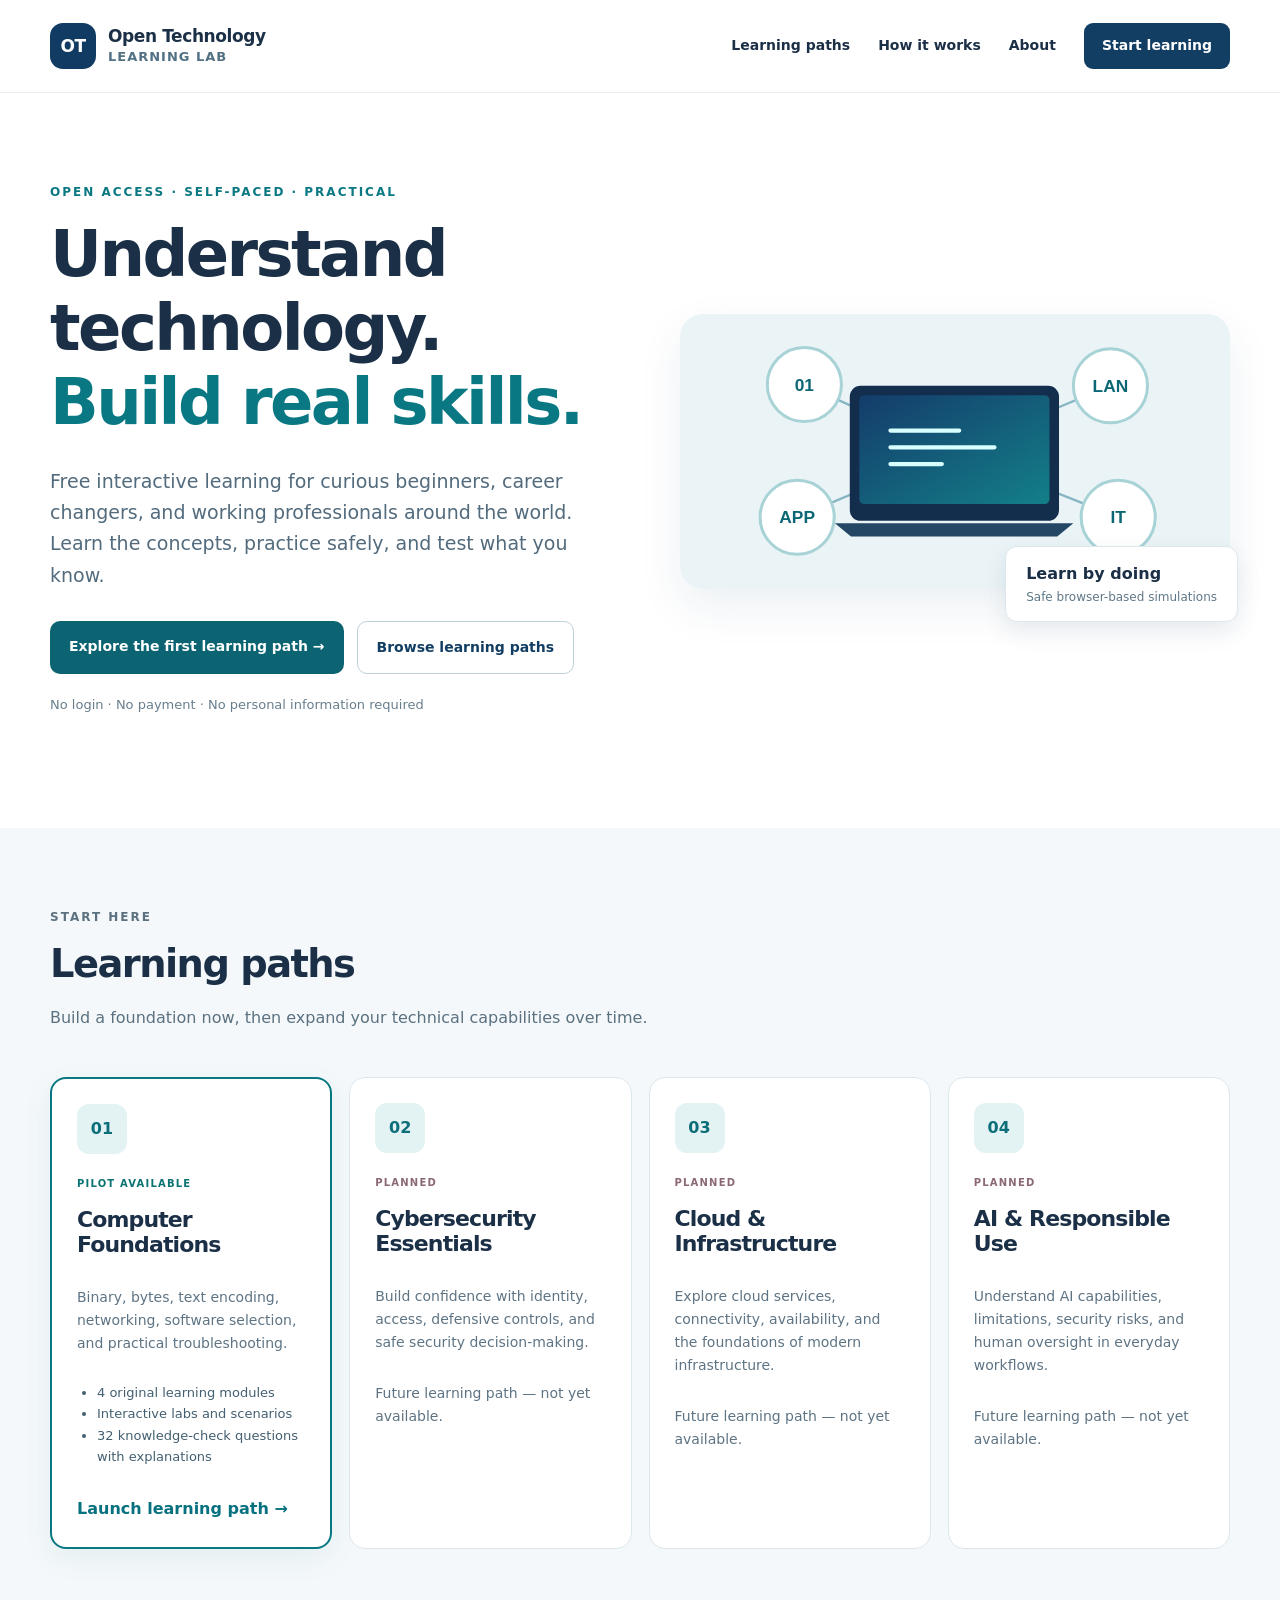
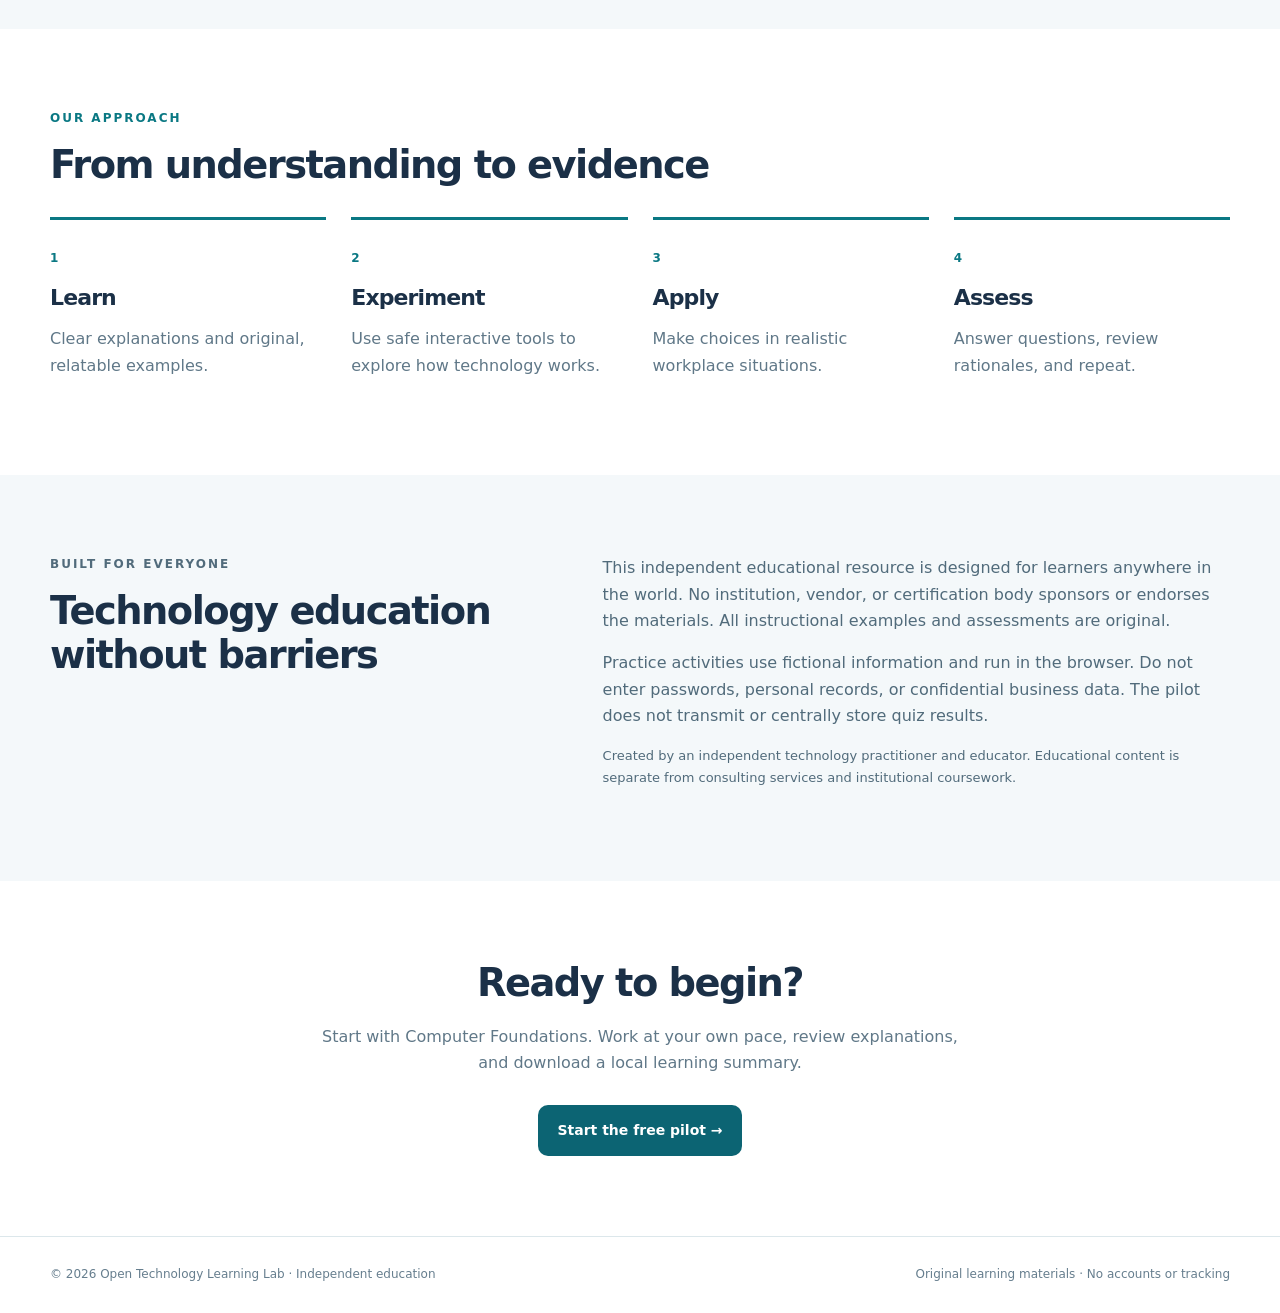
<file: index.html>
<!doctype html><html lang="en"><head><meta charset="utf-8"><meta name="viewport" content="width=device-width, initial-scale=1"><meta name="description" content="Open Technology Learning Lab: free, independent, interactive technology education for learners worldwide."><title>Open Technology Learning Lab | Learn • Practice • Apply</title><link rel="stylesheet" href="assets/site.css"></head><body><a class="skip" href="#main">Skip to content</a><header class="top"><div class="container nav"><a class="brand" href="index.html"><span class="logo" aria-hidden="true">OT</span><span>Open Technology<br><small>Learning Lab</small></span></a><nav aria-label="Primary navigation"><a href="#paths">Learning paths</a><a href="#approach">How it works</a><a href="#about">About</a><a class="nav-cta" href="learning-paths/computer-foundations/index.html">Start learning</a></nav></div></header><main id="main"><section class="hero container"><div class="hero-copy"><p class="eyebrow">OPEN ACCESS · SELF-PACED · PRACTICAL</p><h1>Understand technology.<br><em>Build real skills.</em></h1><p class="lead">Free interactive learning for curious beginners, career changers, and working professionals around the world. Learn the concepts, practice safely, and test what you know.</p><div class="actions"><a class="btn primary" href="learning-paths/computer-foundations/index.html">Explore the first learning path <span aria-hidden="true">→</span></a><a class="btn ghost" href="#paths">Browse learning paths</a></div><p class="micro">No login · No payment · No personal information required</p></div><div class="hero-art"><img src="assets/illustrations.svg" alt="Illustrated computer connected to binary, networking, software, and troubleshooting concepts" width="920" height="460"><div class="art-note"><strong>Learn by doing</strong><span>Safe browser-based simulations</span></div></div></section><section id="paths" class="section alt"><div class="container"><div class="section-heading"><div><p class="eyebrow">START HERE</p><h2>Learning paths</h2><p>Build a foundation now, then expand your technical capabilities over time.</p></div></div><div class="cards"><article class="card featured"><div class="card-icon" aria-hidden="true">01</div><div class="status available">PILOT AVAILABLE</div><h3>Computer Foundations</h3><p>Binary, bytes, text encoding, networking, software selection, and practical troubleshooting.</p><ul><li>4 original learning modules</li><li>Interactive labs and scenarios</li><li>32 knowledge-check questions with explanations</li></ul><a class="card-link" href="learning-paths/computer-foundations/index.html">Launch learning path →</a></article><article class="card"><div class="card-icon" aria-hidden="true">02</div><div class="status planned">PLANNED</div><h3>Cybersecurity Essentials</h3><p>Build confidence with identity, access, defensive controls, and safe security decision-making.</p><p class="muted">Future learning path — not yet available.</p></article><article class="card"><div class="card-icon" aria-hidden="true">03</div><div class="status planned">PLANNED</div><h3>Cloud & Infrastructure</h3><p>Explore cloud services, connectivity, availability, and the foundations of modern infrastructure.</p><p class="muted">Future learning path — not yet available.</p></article><article class="card"><div class="card-icon" aria-hidden="true">04</div><div class="status planned">PLANNED</div><h3>AI & Responsible Use</h3><p>Understand AI capabilities, limitations, security risks, and human oversight in everyday workflows.</p><p class="muted">Future learning path — not yet available.</p></article></div></div></section><section id="approach" class="section"><div class="container"><p class="eyebrow">OUR APPROACH</p><h2>From understanding to evidence</h2><div class="steps"><div><span>1</span><h3>Learn</h3><p>Clear explanations and original, relatable examples.</p></div><div><span>2</span><h3>Experiment</h3><p>Use safe interactive tools to explore how technology works.</p></div><div><span>3</span><h3>Apply</h3><p>Make choices in realistic workplace situations.</p></div><div><span>4</span><h3>Assess</h3><p>Answer questions, review rationales, and repeat.</p></div></div></div></section><section class="section alt" id="about"><div class="container about"><div><p class="eyebrow">BUILT FOR EVERYONE</p><h2>Technology education without barriers</h2></div><div><p>This independent educational resource is designed for learners anywhere in the world. No institution, vendor, or certification body sponsors or endorses the materials. All instructional examples and assessments are original.</p><p>Practice activities use fictional information and run in the browser. Do not enter passwords, personal records, or confidential business data. The pilot does not transmit or centrally store quiz results.</p><p class="muted">Created by an independent technology practitioner and educator. Educational content is separate from consulting services and institutional coursework.</p></div></div></section><section class="section container final"><h2>Ready to begin?</h2><p>Start with Computer Foundations. Work at your own pace, review explanations, and download a local learning summary.</p><a class="btn primary" href="learning-paths/computer-foundations/index.html">Start the free pilot →</a></section></main><footer class="footer"><div class="container foot"><span>© 2026 Open Technology Learning Lab · Independent education</span><span>Original learning materials · No accounts or tracking</span></div></footer></body></html>
</file>
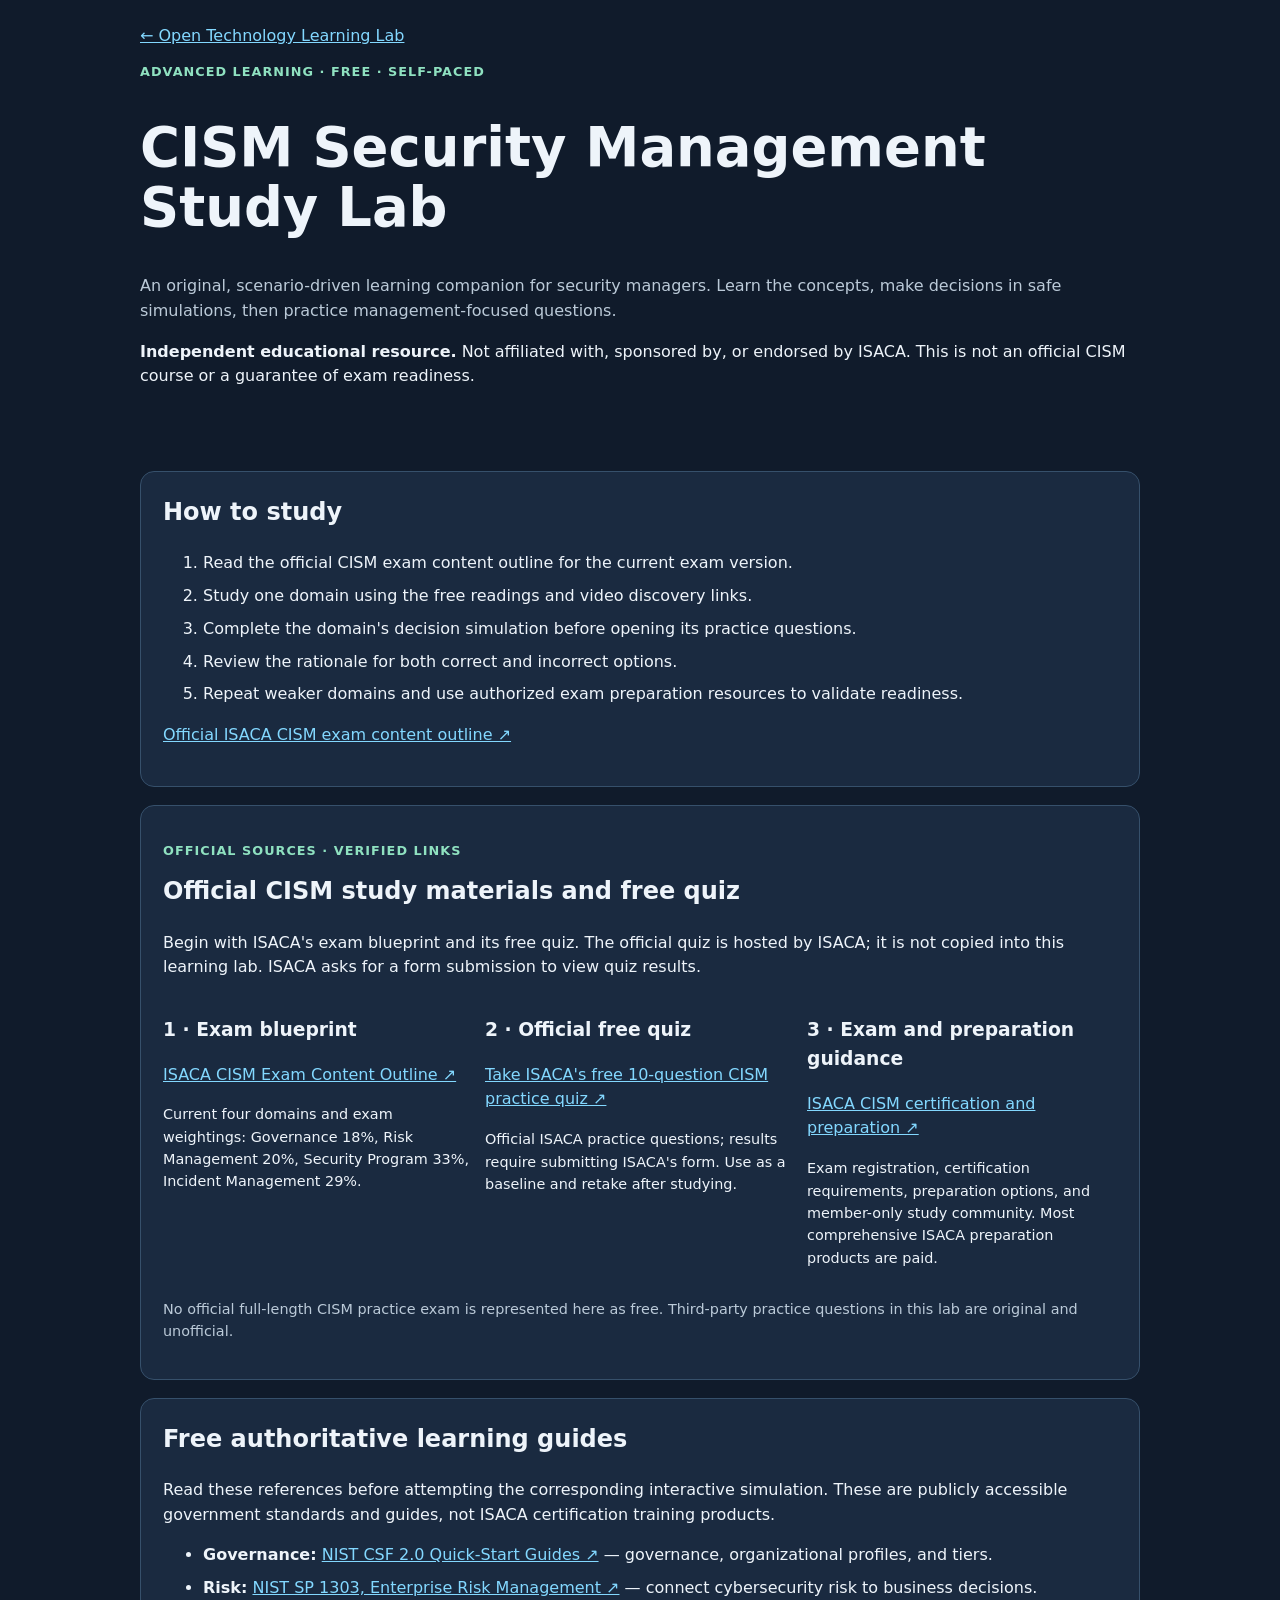
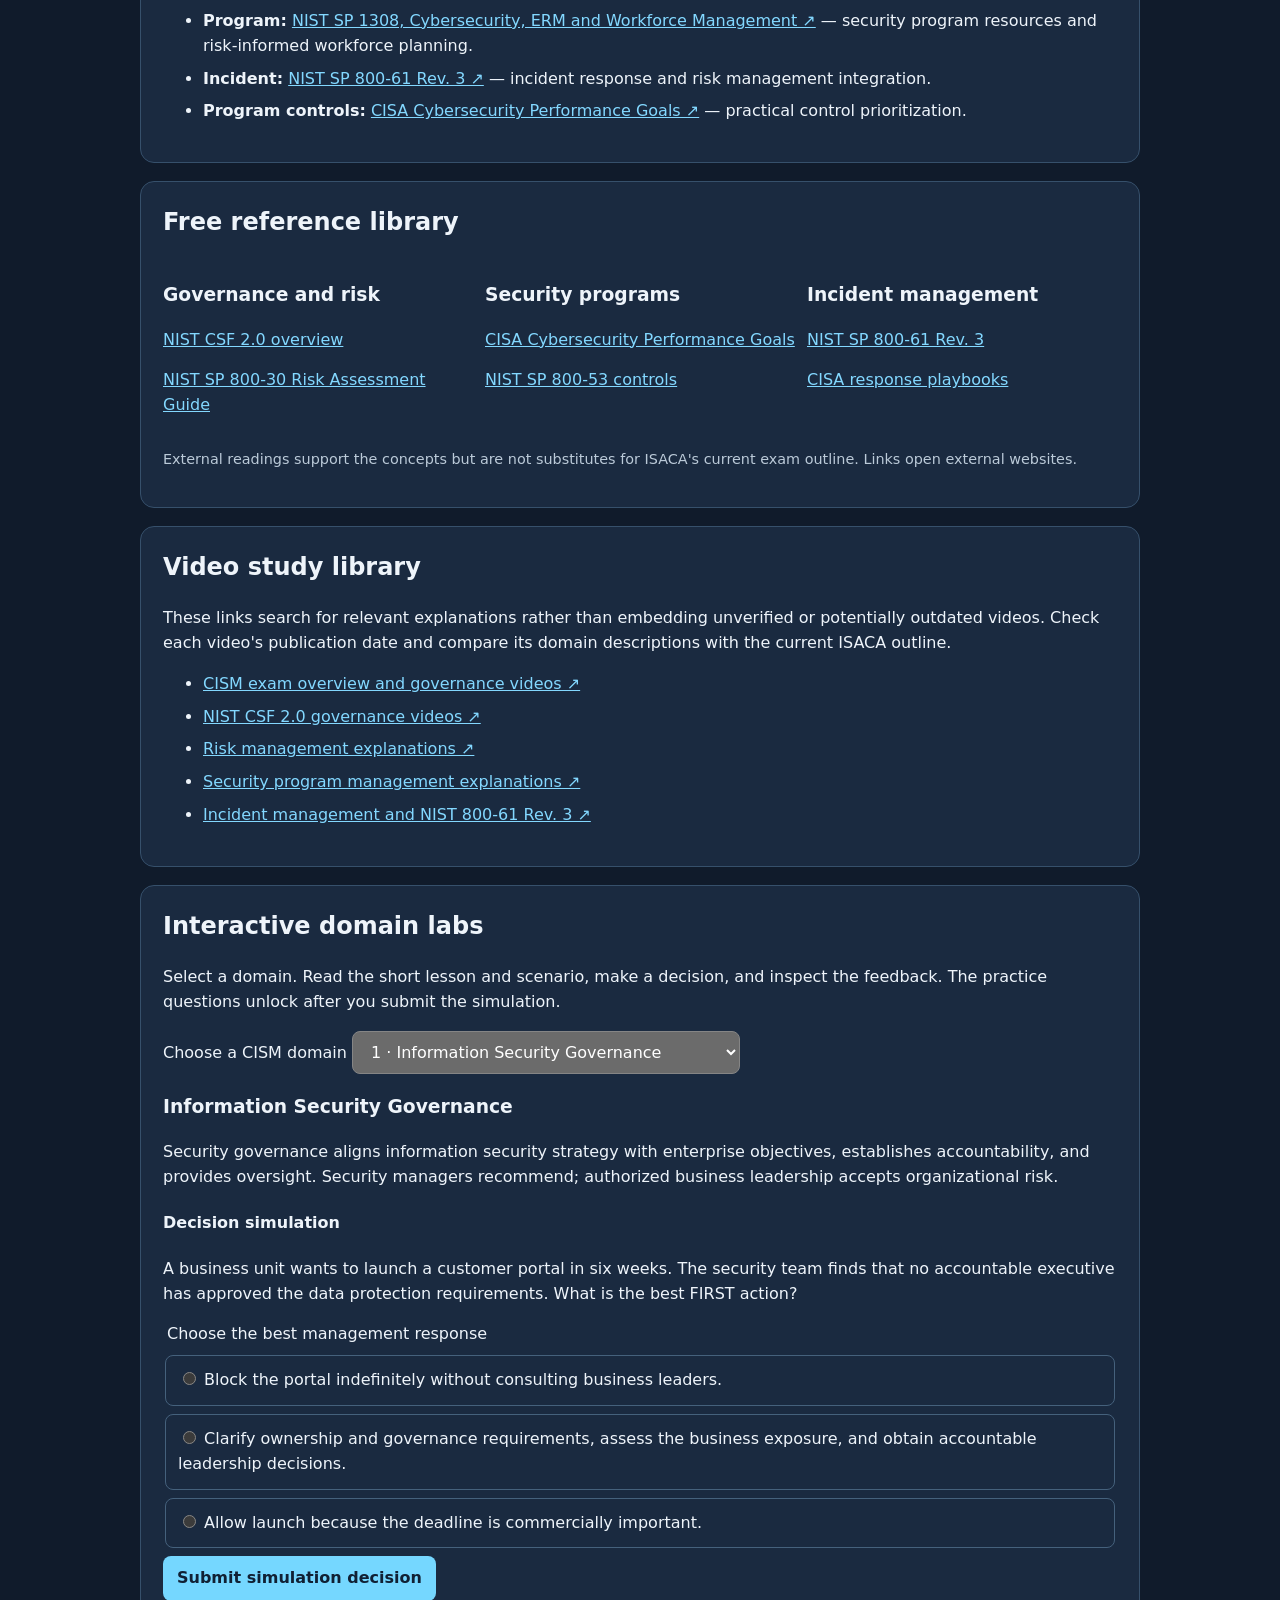
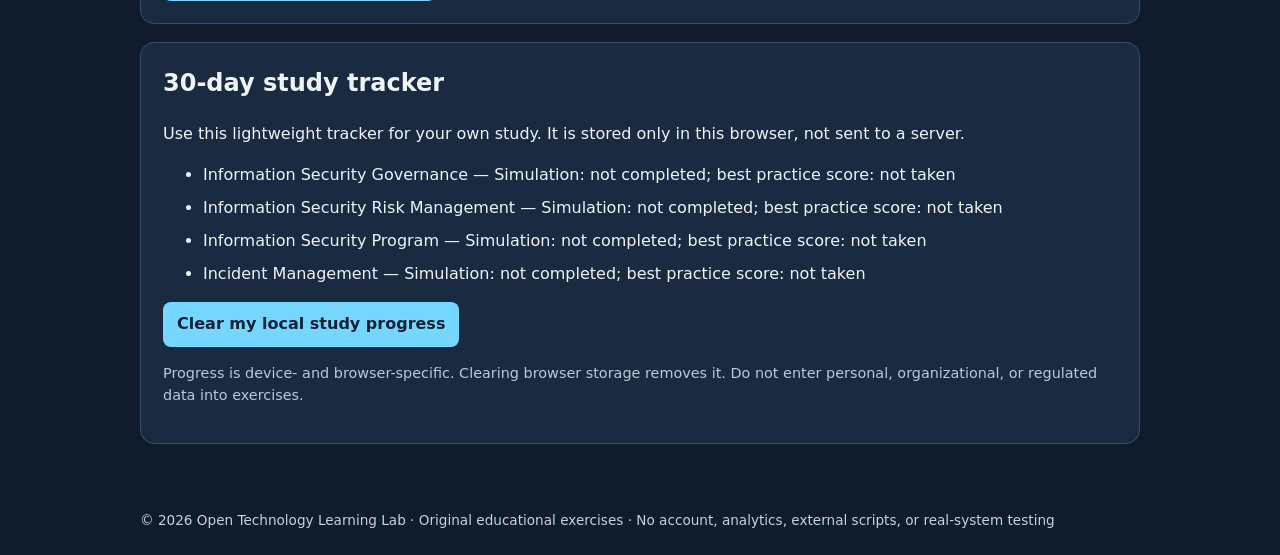
<file: learning-paths/cism-security-management/index.html>
<!doctype html><html lang="en"><head><meta charset="utf-8"><meta name="viewport" content="width=device-width,initial-scale=1"><title>CISM Security Management | Open Technology Learning Lab</title><style>:root{font-family:system-ui,Arial;color-scheme:dark;background:#101b2b;color:#eef4fa}body{margin:0;line-height:1.55}header,main,footer{max-width:1000px;margin:auto;padding:24px}a{color:#83d8ff}h1{font-size:clamp(2rem,5vw,3.4rem);line-height:1.1}h2{margin-top:0}.muted{color:#bbcad8}.card{background:#1a2a40;border:1px solid #36506b;border-radius:14px;padding:22px;margin:18px 0}.pill{color:#8fe1c0;font-weight:700;font-size:.8rem;letter-spacing:.08em}button,select{font:inherit;border-radius:8px;padding:10px 14px}button{background:#75d7ff;border:0;color:#102034;font-weight:700;cursor:pointer}button:focus,a:focus,input:focus{outline:3px solid #ffce6c}fieldset{border:0;padding:0}label.option{display:block;padding:12px;margin:8px 0;border:1px solid #45617c;border-radius:8px;cursor:pointer}label.option:has(input:checked){border-color:#8fe1c0;background:#254457}.feedback{border-left:4px solid #8fe1c0;padding:12px;background:#20384a;margin-top:12px}.grid{display:grid;grid-template-columns:repeat(auto-fit,minmax(220px,1fr));gap:12px}.small{font-size:.9rem}li{margin:8px 0}footer{font-size:.85rem;color:#c5d2df}</style></head><body><header><a href="../../index.html">← Open Technology Learning Lab</a><p class="pill">ADVANCED LEARNING · FREE · SELF-PACED</p><h1>CISM Security Management Study Lab</h1><p class="muted">An original, scenario-driven learning companion for security managers. Learn the concepts, make decisions in safe simulations, then practice management-focused questions.</p><p><strong>Independent educational resource.</strong> Not affiliated with, sponsored by, or endorsed by ISACA. This is not an official CISM course or a guarantee of exam readiness.</p></header><main><section class="card"><h2>How to study</h2><ol><li>Read the official CISM exam content outline for the current exam version.</li><li>Study one domain using the free readings and video discovery links.</li><li>Complete the domain's decision simulation before opening its practice questions.</li><li>Review the rationale for both correct and incorrect options.</li><li>Repeat weaker domains and use authorized exam preparation resources to validate readiness.</li></ol><p><a href="https://www.isaca.org/credentialing/cism/cism-exam-content-outline" target="_blank" rel="noopener noreferrer">Official ISACA CISM exam content outline ↗</a></p></section><section class="card" id="official-resources"><p class="pill">OFFICIAL SOURCES · VERIFIED LINKS</p><h2>Official CISM study materials and free quiz</h2><p>Begin with ISACA's exam blueprint and its free quiz. The official quiz is hosted by ISACA; it is not copied into this learning lab. ISACA asks for a form submission to view quiz results.</p><div class="grid"><div><h3>1 · Exam blueprint</h3><p><a href="https://www.isaca.org/credentialing/cism/cism-exam-content-outline" target="_blank" rel="noopener noreferrer">ISACA CISM Exam Content Outline ↗</a></p><p class="small">Current four domains and exam weightings: Governance 18%, Risk Management 20%, Security Program 33%, Incident Management 29%.</p></div><div><h3>2 · Official free quiz</h3><p><a href="https://www.isaca.org/credentialing/cism/cism-practice-quiz" target="_blank" rel="noopener noreferrer">Take ISACA's free 10-question CISM practice quiz ↗</a></p><p class="small">Official ISACA practice questions; results require submitting ISACA's form. Use as a baseline and retake after studying.</p></div><div><h3>3 · Exam and preparation guidance</h3><p><a href="https://www.isaca.org/credentialing/cism" target="_blank" rel="noopener noreferrer">ISACA CISM certification and preparation ↗</a></p><p class="small">Exam registration, certification requirements, preparation options, and member-only study community. Most comprehensive ISACA preparation products are paid.</p></div></div><p class="small muted">No official full-length CISM practice exam is represented here as free. Third-party practice questions in this lab are original and unofficial.</p></section><section class="card" id="free-guides"><h2>Free authoritative learning guides</h2><p>Read these references before attempting the corresponding interactive simulation. These are publicly accessible government standards and guides, not ISACA certification training products.</p><ul><li><strong>Governance:</strong> <a href="https://www.nist.gov/cyberframework/quick-start-guides" target="_blank" rel="noopener noreferrer">NIST CSF 2.0 Quick-Start Guides ↗</a> — governance, organizational profiles, and tiers.</li><li><strong>Risk:</strong> <a href="https://csrc.nist.gov/pubs/sp/1303/final" target="_blank" rel="noopener noreferrer">NIST SP 1303, Enterprise Risk Management ↗</a> — connect cybersecurity risk to business decisions.</li><li><strong>Program:</strong> <a href="https://csrc.nist.gov/pubs/sp/1308/final" target="_blank" rel="noopener noreferrer">NIST SP 1308, Cybersecurity, ERM and Workforce Management ↗</a> — security program resources and risk-informed workforce planning.</li><li><strong>Incident:</strong> <a href="https://csrc.nist.gov/pubs/sp/800/61/r3/final" target="_blank" rel="noopener noreferrer">NIST SP 800-61 Rev. 3 ↗</a> — incident response and risk management integration.</li><li><strong>Program controls:</strong> <a href="https://www.cisa.gov/resources-tools/resources/cybersecurity-performance-goals" target="_blank" rel="noopener noreferrer">CISA Cybersecurity Performance Goals ↗</a> — practical control prioritization.</li></ul></section><section class="card"><h2>Free reference library</h2><div class="grid"><div><h3>Governance and risk</h3><p><a href="https://www.nist.gov/cyberframework" target="_blank" rel="noopener noreferrer">NIST CSF 2.0 overview</a></p><p><a href="https://csrc.nist.gov/pubs/sp/800/30/r1/final" target="_blank" rel="noopener noreferrer">NIST SP 800-30 Risk Assessment Guide</a></p></div><div><h3>Security programs</h3><p><a href="https://www.cisa.gov/cross-sector-cybersecurity-performance-goals" target="_blank" rel="noopener noreferrer">CISA Cybersecurity Performance Goals</a></p><p><a href="https://csrc.nist.gov/pubs/sp/800/53/r5/upd1/final" target="_blank" rel="noopener noreferrer">NIST SP 800-53 controls</a></p></div><div><h3>Incident management</h3><p><a href="https://csrc.nist.gov/pubs/sp/800/61/r3/final" target="_blank" rel="noopener noreferrer">NIST SP 800-61 Rev. 3</a></p><p><a href="https://www.cisa.gov/resources-tools/resources/cybersecurity-incident-vulnerability-response-playbooks" target="_blank" rel="noopener noreferrer">CISA response playbooks</a></p></div></div><p class="small muted">External readings support the concepts but are not substitutes for ISACA's current exam outline. Links open external websites.</p></section><section class="card"><h2>Video study library</h2><p>These links search for relevant explanations rather than embedding unverified or potentially outdated videos. Check each video's publication date and compare its domain descriptions with the current ISACA outline.</p><ul><li><a target="_blank" rel="noopener noreferrer" href="https://www.youtube.com/results?search_query=ISACA+CISM+2026+exam+domains+governance">CISM exam overview and governance videos ↗</a></li><li><a target="_blank" rel="noopener noreferrer" href="https://www.youtube.com/results?search_query=NIST+CSF+2.0+govern+function+official">NIST CSF 2.0 governance videos ↗</a></li><li><a target="_blank" rel="noopener noreferrer" href="https://www.youtube.com/results?search_query=CISM+information+security+risk+management+training">Risk management explanations ↗</a></li><li><a target="_blank" rel="noopener noreferrer" href="https://www.youtube.com/results?search_query=CISM+information+security+program+management+training">Security program management explanations ↗</a></li><li><a target="_blank" rel="noopener noreferrer" href="https://www.youtube.com/results?search_query=NIST+800-61+revision+3+incident+response">Incident management and NIST 800-61 Rev. 3 ↗</a></li></ul></section><section class="card"><h2>Interactive domain labs</h2><p>Select a domain. Read the short lesson and scenario, make a decision, and inspect the feedback. The practice questions unlock after you submit the simulation.</p><label for="domain">Choose a CISM domain</label> <select id="domain"><option value="0">1 · Information Security Governance</option><option value="1">2 · Information Security Risk Management</option><option value="2">3 · Information Security Program</option><option value="3">4 · Incident Management</option></select><div id="lesson" aria-live="polite"></div><div id="lab"></div><div id="quiz"></div></section><section class="card"><h2>30-day study tracker</h2><p>Use this lightweight tracker for your own study. It is stored only in this browser, not sent to a server.</p><div id="tracker"></div><button id="reset">Clear my local study progress</button><p class="small muted">Progress is device- and browser-specific. Clearing browser storage removes it. Do not enter personal, organizational, or regulated data into exercises.</p></section></main><footer>© 2026 Open Technology Learning Lab · Original educational exercises · No account, analytics, external scripts, or real-system testing</footer><script>
const domains=[
{title:'Information Security Governance',concept:'Security governance aligns information security strategy with enterprise objectives, establishes accountability, and provides oversight. Security managers recommend; authorized business leadership accepts organizational risk.',scenario:'A business unit wants to launch a customer portal in six weeks. The security team finds that no accountable executive has approved the data protection requirements. What is the best FIRST action?',choices:['Block the portal indefinitely without consulting business leaders.','Clarify ownership and governance requirements, assess the business exposure, and obtain accountable leadership decisions.','Allow launch because the deadline is commercially important.'],correct:1,why:'Governance starts with accountability and alignment. A security manager should establish decision rights and evidence-based risk treatment before recommending launch.',questions:[['Who should ordinarily accept residual business risk?',['The security analyst who discovered it','The accountable business risk owner','The external penetration tester'],1,'Security advises and monitors; the authorized business owner accepts residual risk.'],['What is the strongest indicator of an effective security strategy?',['The number of security tools purchased','Alignment with business objectives and risk appetite','The length of the policy manual'],1,'Governance measures how security supports business outcomes within approved risk boundaries.'],['A policy exception is requested. What should be verified FIRST?',['Whether the requester is senior','Whether a documented approval and risk-acceptance process applies','Whether the exception can be kept informal'],1,'Consistent governance requires documented criteria, accountability, and approvals.']]},
{title:'Information Security Risk Management',concept:'Risk decisions consider business impact, likelihood, existing controls, risk appetite, and treatment alternatives. Risk registers are management tools, not merely vulnerability inventories.',scenario:'A legacy system has a critical vulnerability. Patching immediately could interrupt essential services. What should the security manager do FIRST?',choices:['Require an emergency patch without considering operational impact.','Evaluate exposure and business impact, identify temporary safeguards, and present treatment options to the risk owner.','Ignore the vulnerability until the next annual audit.'],correct:1,why:'Risk-based management weighs both security exposure and service impact, then assigns treatment decisions to accountable owners.',questions:[['A risk remains after mitigation. What is it called?',['Residual risk','Inherent risk','Threat intelligence'],0,'Residual risk remains after controls are considered.'],['Which input is most useful for prioritizing two risks?',['The loudest stakeholder complaint','Business impact, likelihood, and approved risk criteria','The number of emails about each risk'],1,'Risk prioritization must be tied to defined criteria and organizational impact.'],['What should happen when residual risk exceeds tolerance?',['Hide it in a technical appendix','Escalate it through the established governance process','Let the system administrator accept it'],1,'Excess risk requires appropriate escalation and authorized treatment decisions.']]},
{title:'Information Security Program',concept:'A security program converts strategy into a coordinated portfolio of controls, roles, funding, metrics, and continuous improvement. Effectiveness is judged by risk reduction and business outcomes.',scenario:'You have limited funds. One proposal buys a new dashboard; another fixes weak privileged access controls affecting critical systems. What is the best approach?',choices:['Choose the newest product because it is visible to executives.','Prioritize investments using documented risk reduction, dependencies, cost, and business impact.','Divide the budget evenly regardless of risk.'],correct:1,why:'Security programs should allocate resources based on measurable business risk reduction rather than novelty or equal distribution.',questions:[['Which metric best reflects control effectiveness?',['Number of controls installed','Reduction in unauthorized privileged access events and verified control coverage','Number of slide presentations'],1,'Outcome-based measures show whether controls work and reduce risk.'],['Why maintain a security program roadmap?',['To eliminate all risk immediately','To sequence investments, dependencies, ownership, and measurable outcomes','To avoid executive oversight'],1,'Roadmaps connect strategic goals with realistic implementation.'],['A third-party provider handles sensitive data. What is the manager’s priority?',['Assume the provider owns all risk','Define security requirements, due diligence, oversight, and accountability','Skip contract controls if the provider is popular'],1,'Outsourcing services does not remove the organization’s governance responsibilities.']]},
{title:'Incident Management',concept:'Incident management coordinates preparation, detection, analysis, containment, recovery, communications, and improvement. Decisions must reflect business continuity, legal obligations, and assigned authority.',scenario:'An incident team suspects credential compromise on a critical system. Operations wants to immediately power it off, potentially disrupting essential services and losing evidence. What should the incident manager do FIRST?',choices:['Follow the approved incident process, validate impact and evidence-preservation needs, and coordinate containment with authorized stakeholders.','Publish the suspected breach publicly before confirming facts.','Do nothing until the next scheduled maintenance window.'],correct:0,why:'Incident leaders coordinate rapid, authorized, risk-informed containment while preserving evidence and managing continuity obligations.',questions:[['What is a central purpose of incident classification?',['To assign blame','To drive consistent prioritization, escalation, and response','To avoid documentation'],1,'Classification supports consistent severity-based response.'],['Who should approve major business-disruptive response actions?',['Any available technician','The authority defined by the incident response and business continuity processes','A social media audience'],1,'Decision rights and escalation thresholds should be established before incidents.'],['What is a key outcome of a post-incident review?',['A documented improvement plan with accountable owners','Deleting all incident records','Replacing every tool regardless of root cause'],0,'Lessons learned should lead to tracked, risk-based corrective actions.']]}];
const $=id=>document.getElementById(id);const state={domain:0,unlocked:false};let progress={};try{progress=JSON.parse(localStorage.getItem('otll-cism-v1')||'{}')}catch{}function save(){try{localStorage.setItem('otll-cism-v1',JSON.stringify(progress))}catch{}}function safe(t){return String(t).replace(/[&<>"']/g,c=>({'&':'&amp;','<':'&lt;','>':'&gt;','"':'&quot;',"'":'&#39;'}[c]))}function options(items,name){return items.map((v,i)=>`<label class="option"><input type="radio" name="${name}" value="${i}"> ${safe(v)}</label>`).join('')}function render(){const d=domains[state.domain];$('lesson').innerHTML=`<h3>${safe(d.title)}</h3><p>${safe(d.concept)}</p><h4>Decision simulation</h4><p>${safe(d.scenario)}</p>`;$('lab').innerHTML=`<fieldset><legend>Choose the best management response</legend>${options(d.choices,'labchoice')}</fieldset><button id="submitLab">Submit simulation decision</button><div id="labFeedback" aria-live="polite"></div>`;$('quiz').innerHTML='';$('submitLab').onclick=()=>{let a=document.querySelector('input[name=labchoice]:checked');if(!a){$('labFeedback').textContent='Choose a response before submitting.';return}const right=Number(a.value)===d.correct;$('labFeedback').innerHTML=`<div class="feedback"><strong>${right?'Correct decision':'Review the management rationale'}</strong><p>${safe(d.why)}</p></div>`;state.unlocked=true;progress['lab'+state.domain]=true;save();renderQuiz();renderTracker()}}function renderQuiz(){const d=domains[state.domain];$('quiz').innerHTML=`<h3>Practice questions · ${safe(d.title)}</h3><p>Three original questions. Complete the simulation first; then answer all three and review every rationale.</p>${d.questions.map((q,i)=>`<fieldset><legend><strong>Question ${i+1}.</strong> ${safe(q[0])}</legend>${options(q[1],'q'+i)}</fieldset>`).join('')}<button id="grade">Grade my practice test</button><div id="result" aria-live="polite"></div>`;$('grade').onclick=()=>{const picks=d.questions.map((_,i)=>document.querySelector(`input[name=q${i}]:checked`));if(picks.some(x=>!x)){$('result').textContent='Answer all three questions before grading.';return}let score=0;let explanations=d.questions.map((q,i)=>{const selected=Number(picks[i].value),right=selected===q[2];if(right)score++;return `<p><strong>Question ${i+1}: ${right?'Correct':'Incorrect'}.</strong> Correct answer: ${safe(q[1][q[2]])}. ${safe(q[3])}</p>`}).join('');progress['score'+state.domain]=Math.max(progress['score'+state.domain]||0,score);save();$('result').innerHTML=`<div class="feedback"><strong>Score: ${score}/3 (${Math.round(score/3*100)}%)</strong>${explanations}<p>These questions assess foundational management judgment; they do not predict a CISM exam score.</p></div>`;renderTracker()}}function renderTracker(){$('tracker').innerHTML='<ul>'+domains.map((d,i)=>`<li>${safe(d.title)} — Simulation: ${progress['lab'+i]?'completed':'not completed'}; best practice score: ${progress['score'+i]===undefined?'not taken':progress['score'+i]+'/3'}</li>`).join('')+'</ul>'}$('domain').onchange=e=>{state.domain=Number(e.target.value);state.unlocked=false;render();if(progress['lab'+state.domain]){state.unlocked=true;renderQuiz()}};$('reset').onclick=()=>{if(confirm('Clear CISM study progress stored in this browser?')){progress={};save();renderTracker()}};render();renderTracker();
</script></body></html>
</file>
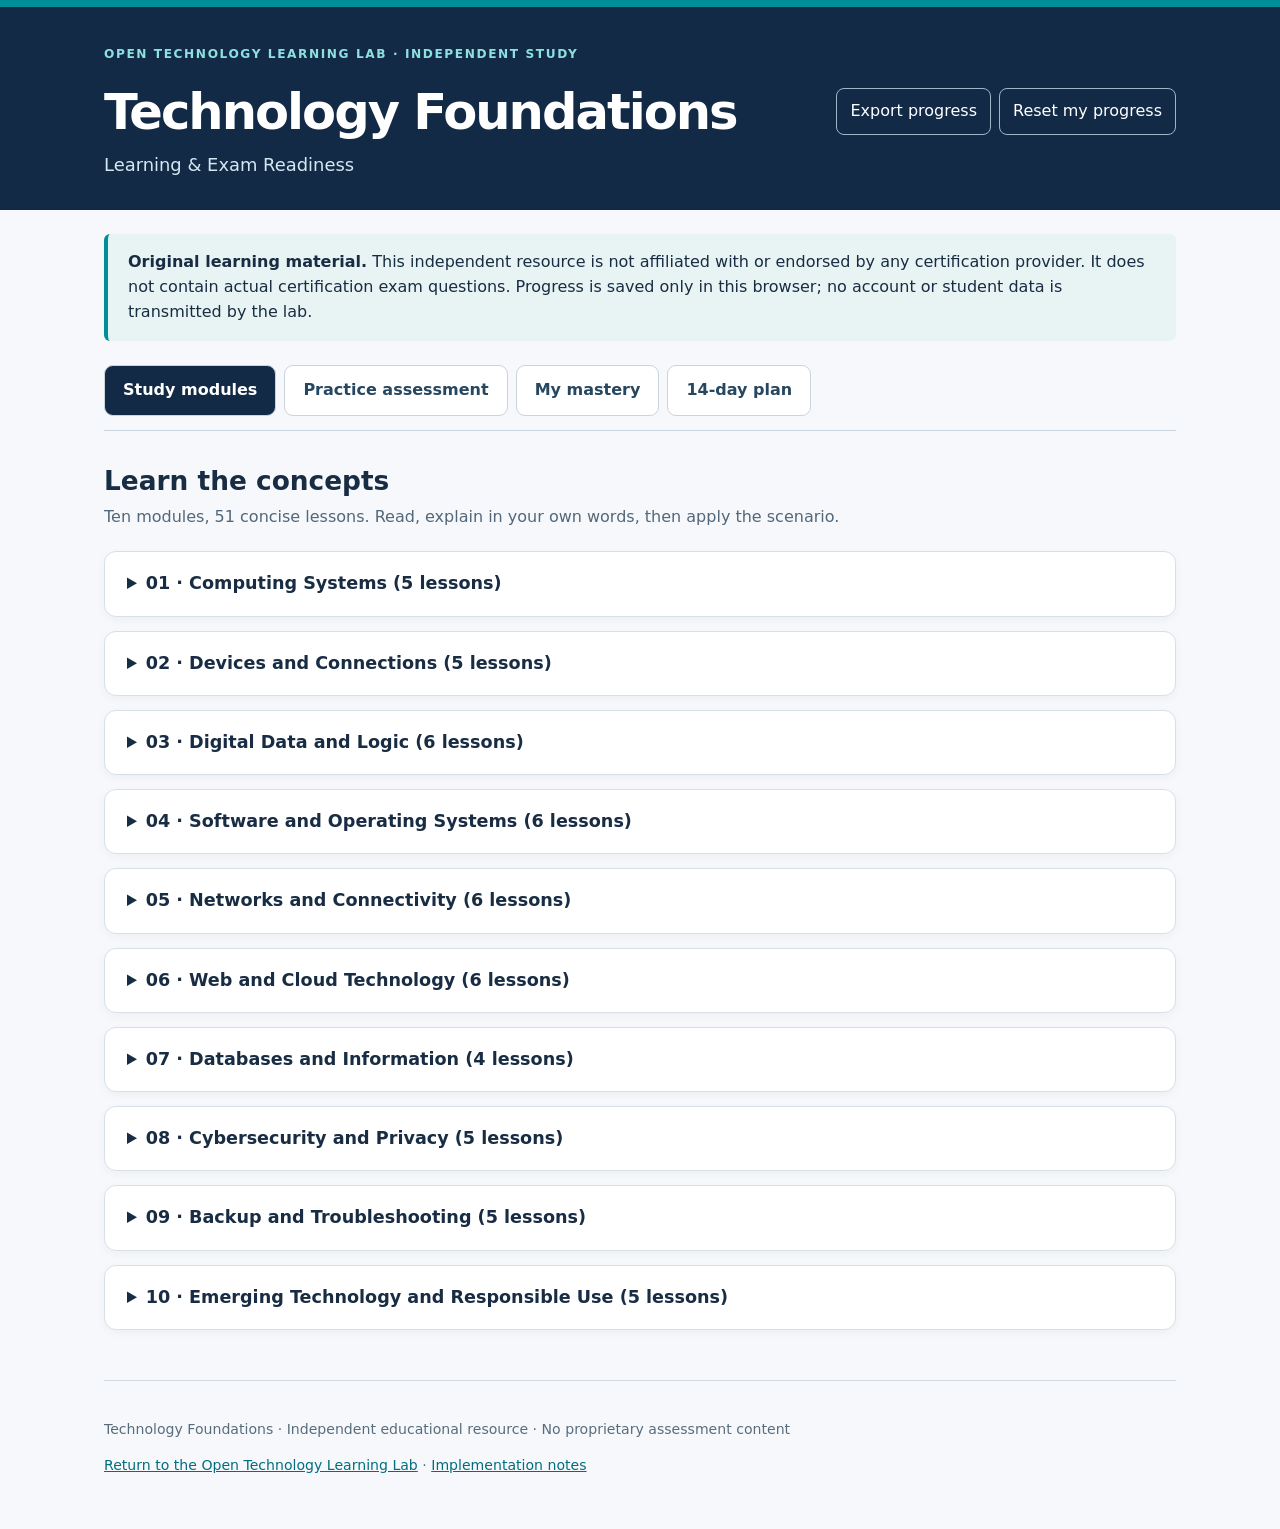
<file: learning-paths/technology-foundations-learning-lab/index.html>
<!doctype html>
<html lang="en"><head><meta charset="utf-8"><meta name="viewport" content="width=device-width, initial-scale=1">
<meta name="description" content="Independent Technology Foundations learning lab with original lessons and practice.">
<title>Technology Foundations | Learning & Exam Readiness</title>
<link rel="stylesheet" href="styles.css"></head>
<body>
<a class="skip" href="#main">Skip to content</a>
<header><div class="shell head"><div><div class="eyebrow">OPEN TECHNOLOGY LEARNING LAB · INDEPENDENT STUDY</div><h1>Technology Foundations</h1><p>Learning & Exam Readiness</p></div><div class="top-actions"><button id="export" class="secondary">Export progress</button><button id="reset" class="ghost">Reset my progress</button></div></div></header>
<main id="main" class="shell">
<div class="notice"><strong>Original learning material.</strong> This independent resource is not affiliated with or endorsed by any certification provider. It does not contain actual certification exam questions. Progress is saved only in this browser; no account or student data is transmitted by the lab.</div>
<nav class="tabs" aria-label="Study sections"><button class="tab active" data-view="learn">Study modules</button><button class="tab" data-view="practice">Practice assessment</button><button class="tab" data-view="progress">My mastery</button><button class="tab" data-view="plan">14-day plan</button></nav>
<section id="learn" class="view active"><div class="intro"><h2>Learn the concepts</h2><p>Ten modules, 51 concise lessons. Read, explain in your own words, then apply the scenario.</p></div><div id="module-list" class="module-list"></div></section>
<section id="practice" class="view"><div class="intro"><h2>Original practice assessment</h2><p>50 independently written workplace scenarios. Choose a topic or practice across all modules. Feedback appears after each response.</p></div>
<div class="controls"><label for="topic">Topic <select id="topic"><option value="all">All modules</option></select></label><label for="mode">Question set <select id="mode"><option value="all">All available</option><option value="missed">Previously missed</option></select></label><button id="start" class="primary">Start practice</button></div><div id="quiz" aria-live="polite"></div></section>
<section id="progress" class="view"><div class="intro"><h2>My mastery</h2><p>Use these results to select what to review next. Scores are based on your most recent attempt for each question.</p></div><div id="dashboard"></div></section>
<section id="plan" class="view"><div class="intro"><h2>14-day mastery plan</h2><p>Spend 20–30 minutes a day. Try retrieval practice: read, close the lesson, explain it aloud, and test yourself.</p></div><div id="schedule"></div></section>
<footer><p>Technology Foundations · Independent educational resource · No proprietary assessment content</p><p><a href="../../index.html">Return to the Open Technology Learning Lab</a> · <a href="README.md">Implementation notes</a></p></footer>
</main><script src="app.js" defer></script></body></html>
</file>
<file: assets/site.css>
*{box-sizing:border-box}html{scroll-behavior:smooth}body{margin:0;background:#fff;color:#1b3047;font:16px/1.65 system-ui,-apple-system,Segoe UI,Arial,sans-serif}a{color:inherit}a:focus-visible,button:focus-visible{outline:3px solid #0d7887;outline-offset:4px}.skip{position:absolute;top:-100px;left:10px;background:white;padding:12px;z-index:10}.skip:focus{top:10px}.container{width:min(1180px,calc(100% - 40px));margin:auto}.top{border-bottom:1px solid #e5edf0;background:#fff}.nav{display:flex;justify-content:space-between;align-items:center;gap:24px;min-height:92px}.brand{display:flex;gap:12px;align-items:center;font-weight:800;font-size:17px;line-height:1.1;text-decoration:none;letter-spacing:-.4px}.brand small{font-size:13px;color:#527184;letter-spacing:1px;text-transform:uppercase}.logo{background:#113b62;color:white;border-radius:13px;display:grid;place-items:center;width:46px;height:46px;font-size:17px}.nav nav{display:flex;align-items:center;gap:28px}.nav nav a{text-decoration:none;font-weight:600;font-size:14px}.nav-cta{background:#123e63;color:white;padding:11px 18px;border-radius:9px}.hero{display:grid;grid-template-columns:1.05fr 1fr;gap:52px;align-items:center;padding:90px 0 100px}.eyebrow{font-size:12px;letter-spacing:2px;color:#0a7883;font-weight:800;margin:0 0 14px}h1,h2,h3{line-height:1.16;letter-spacing:-.04em}h1{font-size:clamp(43px,5vw,69px);margin:0 0 26px}h1 em{color:#0a7883;font-style:normal}h2{font-size:clamp(30px,3vw,43px);margin:0 0 18px}h3{font-size:22px;margin:14px 0}.lead{font-size:19px;color:#526b7d;max-width:610px}.actions{display:flex;gap:13px;flex-wrap:wrap;margin:30px 0 20px}.btn{display:inline-block;border-radius:10px;padding:14px 19px;text-decoration:none;font-weight:750;font-size:14px}.primary{background:#0c6473;color:white}.primary:hover{background:#084c57}.ghost{border:1px solid #bed2da;color:#123e63}.micro,.muted{font-size:13px;color:#687e8d}.hero-art{position:relative}.hero-art img{width:100%;height:auto;border-radius:23px;box-shadow:0 18px 45px #123e6314}.art-note{position:absolute;right:-8px;bottom:-25px;background:white;border:1px solid #dce7eb;box-shadow:0 10px 25px #123e6318;padding:14px 20px;border-radius:12px;display:grid}.art-note span{font-size:12px;color:#607888}.section{padding:80px 0}.alt{background:#f4f8fa}.section-heading{display:flex;justify-content:space-between;align-items:end;margin-bottom:30px}.section-heading p{color:#5b7180}.cards{display:grid;grid-template-columns:repeat(4,1fr);gap:17px}.card{background:white;border:1px solid #dce7ec;border-radius:16px;padding:25px;min-height:365px;display:flex;flex-direction:column}.card.featured{border:2px solid #0a7883;box-shadow:0 9px 30px #0a788312}.card-icon{width:50px;height:50px;background:#e3f2f3;border-radius:12px;color:#0b6e78;display:grid;place-items:center;font-weight:800}.status{font-size:10px;font-weight:800;letter-spacing:1.2px;margin-top:22px}.available{color:#0b7473}.planned{color:#8b6974}.card p{font-size:14px;color:#5e7484}.card ul{padding-left:20px;font-size:13px;color:#435f70}.card-link{color:#087180;font-weight:800;text-decoration:none;margin-top:auto;padding-top:15px}.steps{display:grid;grid-template-columns:repeat(4,1fr);gap:25px;margin-top:30px}.steps>div{border-top:3px solid #0a7883;padding-top:24px}.steps span{font-size:12px;color:#0a7883;font-weight:800}.steps p{color:#607888}.about{display:grid;grid-template-columns:1fr 1.3fr;gap:70px}.about p{margin-top:0;color:#516b7b}.final{text-align:center}.final p{color:#607888;margin:0 auto 28px;max-width:640px}.footer{border-top:1px solid #dce7eb}.foot{display:flex;justify-content:space-between;gap:20px;padding:28px 0;color:#667e8e;font-size:12px}@media(max-width:1050px){.cards{grid-template-columns:repeat(2,1fr)}}@media(max-width:760px){.nav{align-items:flex-start;padding:18px 0;flex-direction:column}.nav nav{gap:13px;flex-wrap:wrap}.hero,.about{grid-template-columns:1fr;gap:35px}.hero{padding:55px 0 65px}.steps{grid-template-columns:repeat(2,1fr)}.foot{flex-direction:column}.art-note{right:0}}@media(max-width:480px){.cards,.steps{grid-template-columns:1fr}.section{padding:55px 0}.nav nav a{font-size:12px}.btn{width:100%;text-align:center}}@media(prefers-reduced-motion:reduce){html{scroll-behavior:auto}}
</file>
<file: learning-paths/technology-foundations-learning-lab/styles.css>
*{box-sizing:border-box}html{scroll-behavior:smooth}body{margin:0;font-family:system-ui,-apple-system,Segoe UI,Arial,sans-serif;background:#f6f8fb;color:#182c43;line-height:1.55}button,select{font:inherit}button{cursor:pointer}button:focus-visible,a:focus-visible,select:focus-visible,input:focus-visible{outline:3px solid #e4a33e;outline-offset:3px}.skip{position:absolute;top:-80px;background:white;padding:12px}.skip:focus{top:0}header{background:#122a46;color:#fff;padding:38px 0 32px;border-top:7px solid #008e98}.shell{max-width:1120px;margin:auto;padding:0 24px}.head{display:flex;align-items:center;justify-content:space-between;gap:24px;flex-wrap:wrap}.eyebrow{font-size:.76rem;letter-spacing:.13em;color:#8de0df;font-weight:750}h1{font-size:clamp(2rem,5vw,3.1rem);margin:10px 0 0;letter-spacing:-.04em}header p{margin:0;color:#d5e8f2;font-size:1.12rem}.top-actions{display:flex;gap:8px;flex-wrap:wrap}.top-actions button{padding:10px 13px;border-radius:8px;border:1px solid #9db7c8;background:transparent;color:white}.top-actions button:hover{background:#25445f}.notice{background:#e8f4f3;border-left:4px solid #008e98;margin:24px 0;padding:16px 20px;border-radius:6px}.tabs{display:flex;flex-wrap:wrap;gap:8px;border-bottom:1px solid #cbd5df;padding:0 0 14px}.tab{border:1px solid #c9d4dd;background:white;border-radius:9px;padding:12px 18px;font-weight:700;color:#26475f}.tab.active{background:#122a46;color:white}.view{display:none;padding:18px 0 28px}.view.active{display:block}.intro h2{font-size:1.65rem;margin:12px 0 2px}.intro p{color:#52677b;margin-top:3px}.module-list{display:grid;gap:14px;margin:22px 0}.module{background:white;border:1px solid #d7e0e7;border-radius:12px;overflow:hidden;box-shadow:0 3px 10px #1122330a}.module>summary{padding:18px 22px;cursor:pointer;font-weight:750;font-size:1.1rem;list-style-position:inside}.module[open]>summary{background:#e9f4f5}.lesson{padding:18px 22px;border-top:1px solid #e1e7ed}.lesson h3{margin:0 0 9px}.lesson p{margin:7px 0}.eyelabel{font-weight:750;color:#007b84;font-size:.8rem;letter-spacing:.05em;text-transform:uppercase}.application{background:#f0f5fa;padding:13px;border-radius:8px;margin:12px 0}.distinction{border-left:3px solid #d6a13f;padding:8px 12px;background:#fffaf0}.controls{display:flex;gap:14px;flex-wrap:wrap;align-items:end;margin:20px 0}.controls label{display:grid;gap:4px;font-weight:650}.controls select{padding:10px;border:1px solid #b5c3d0;border-radius:8px;min-width:170px;background:white}.primary{background:#007e88;border:0;border-radius:8px;color:white;padding:11px 18px;font-weight:750}.primary:hover{background:#005e68}.secondary{border:1px solid #a4b6c6;background:white;color:#12314e;border-radius:8px;padding:10px 14px}.card{background:white;border:1px solid #d8e0e8;border-radius:12px;padding:22px;margin:14px 0}.muted{color:#617488}.question-title{font-size:1.14rem;font-weight:750}.option{display:flex;align-items:start;gap:10px;border:1px solid #d4dfe7;border-radius:8px;padding:11px;margin:9px 0;cursor:pointer}.option:has(input:checked){border-color:#008e98;background:#eff9f8}.feedback{padding:15px;background:#eef5f9;border-left:4px solid #2e7399;border-radius:6px;margin:12px 0}.feedback.correct{border-color:#268568;background:#eaf8f1}.feedback.wrong{border-color:#c07c28;background:#fff5e9}.statgrid{display:grid;grid-template-columns:repeat(auto-fit,minmax(170px,1fr));gap:12px}.stat{background:white;border:1px solid #d7e0e7;padding:20px;border-radius:10px}.stat strong{display:block;font-size:1.8rem}.bar{height:10px;background:#e1e8ed;border-radius:20px;overflow:hidden;margin-top:8px}.bar>span{display:block;height:100%;background:#008e98}.schedule{display:grid;grid-template-columns:repeat(auto-fit,minmax(230px,1fr));gap:12px}.day{background:white;padding:16px;border:1px solid #d7e0e7;border-radius:10px}.day h3{margin:0 0 5px}footer{border-top:1px solid #d1dce4;color:#586d7c;font-size:.88rem;padding:24px 0 38px}a{color:#006e80}@media(max-width:650px){.shell{padding:0 15px}.controls{display:grid}.controls select{width:100%}.top-actions{width:100%}}
</file>
